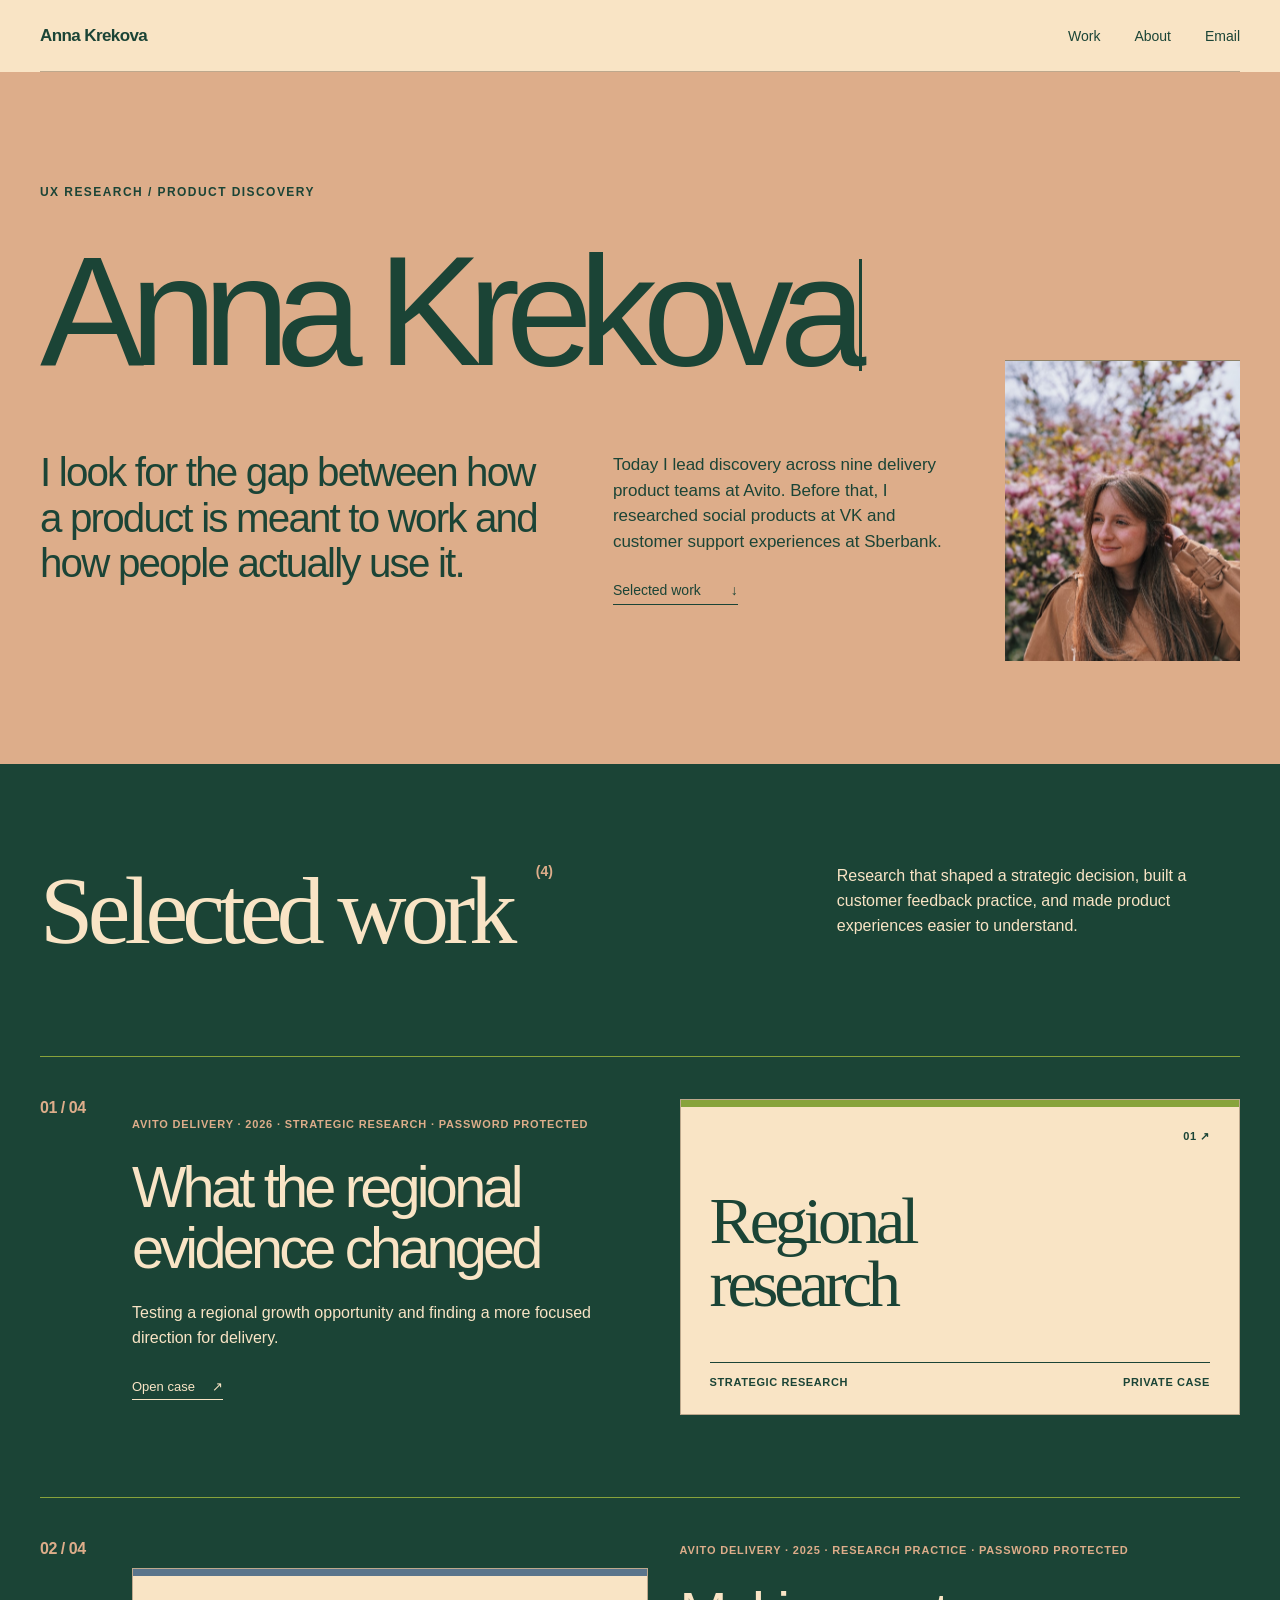
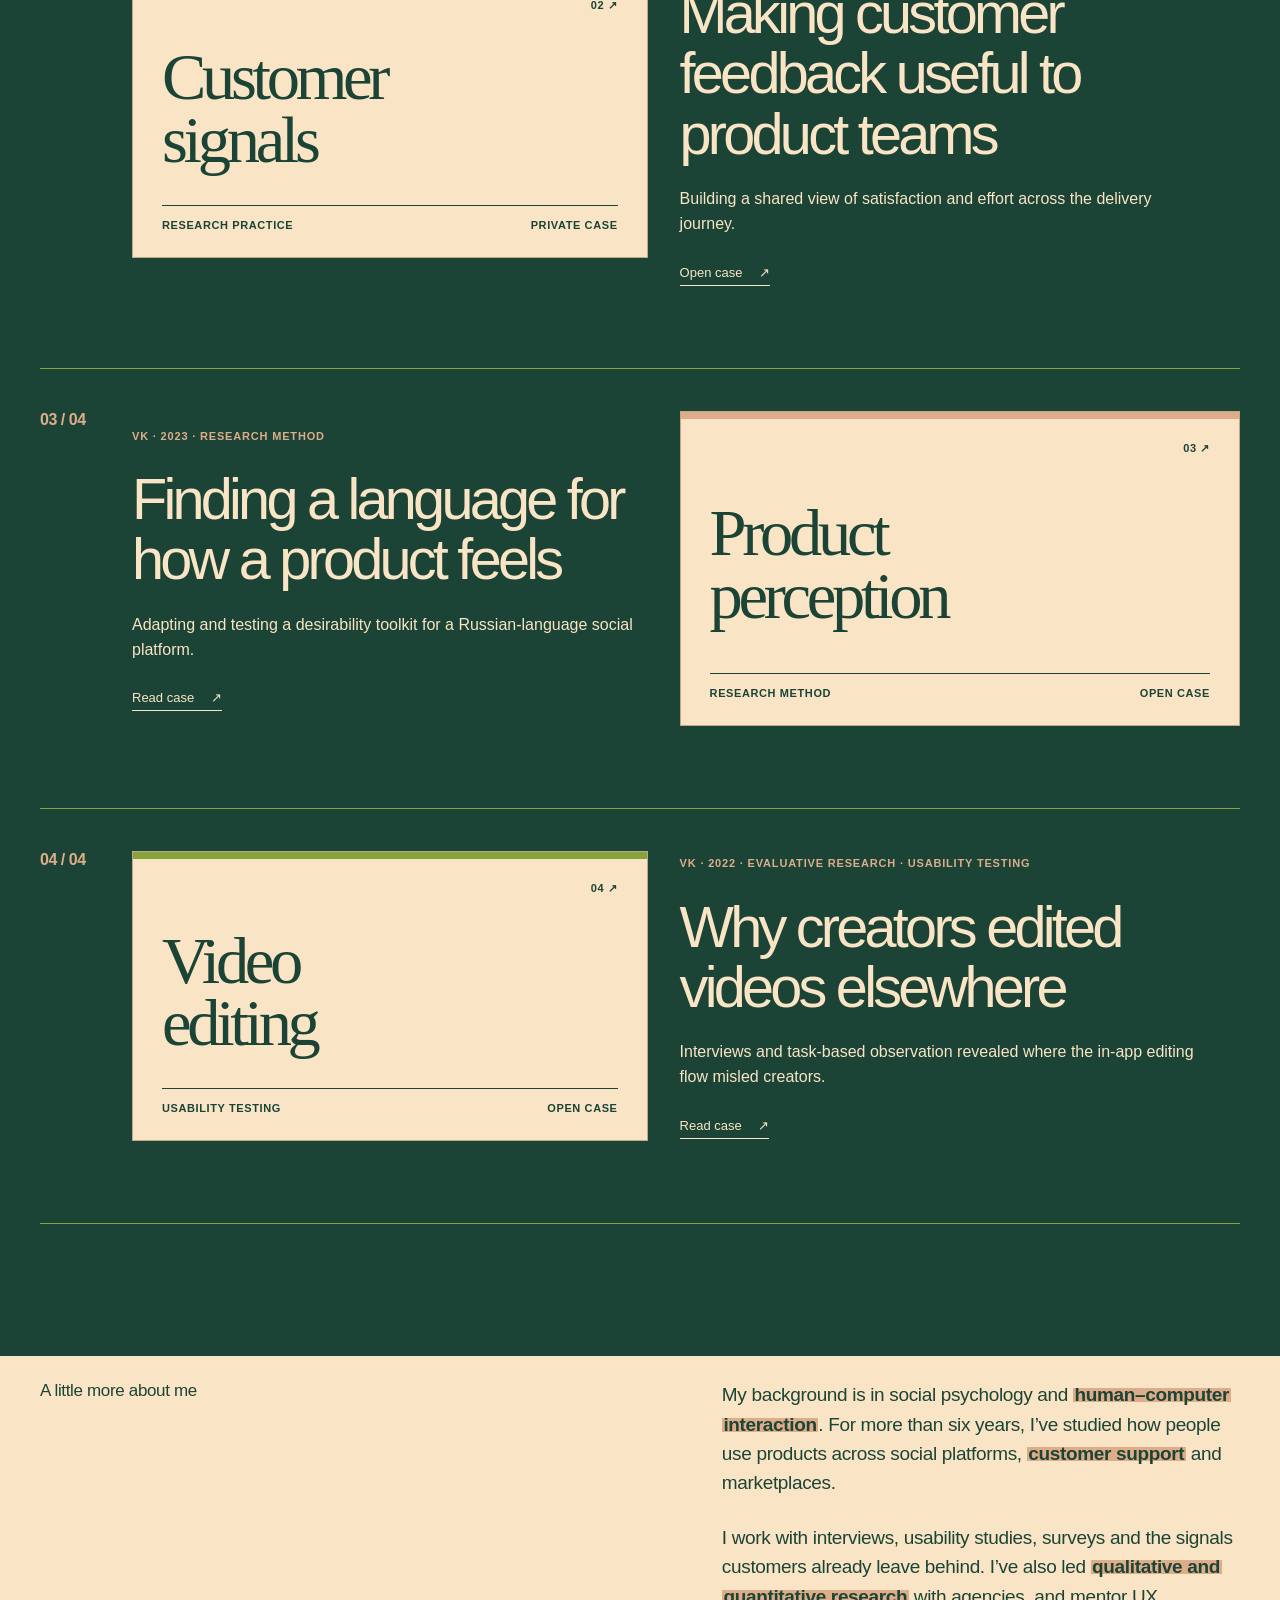
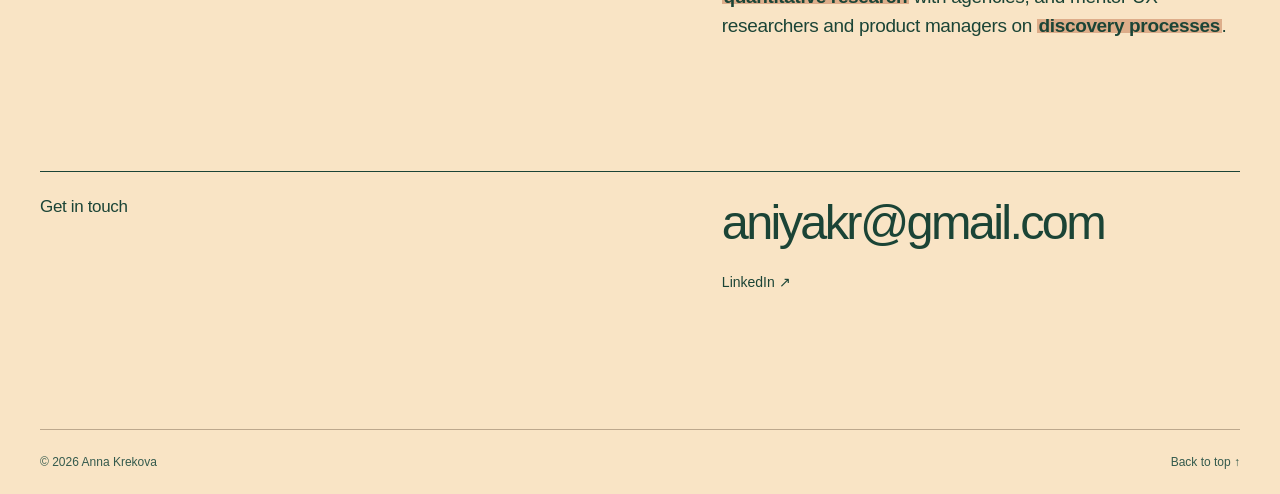
<file: index.html>
<!doctype html>
<html lang="en">
<head>
  <meta charset="utf-8">
  <meta name="viewport" content="width=device-width, initial-scale=1">
  <meta name="robots" content="noindex, nofollow">
  <meta name="theme-color" content="#F9E4C5">
  <meta name="description" content="Anna Krekova is a UX researcher working across product discovery, customer experience and research practice.">
  <title>Anna Krekova — UX research</title>
  <link rel="stylesheet" href="styles.css?v=clean-covers-2026">
</head>
<body class="home-page">
  <a class="skip-link" href="#main">Skip to content</a>
  <header class="site-header page-wrap">
    <a class="site-name" href="index.html">Anna Krekova</a>
    <nav aria-label="Main navigation">
      <a href="#work">Work</a>
      <a href="#about">About</a>
      <a href="mailto:aniyakr@gmail.com">Email</a>
    </nav>
  </header>

  <main id="main">
    <section class="intro page-wrap" aria-labelledby="intro-title">
      <p class="eyebrow">UX research / product discovery</p>
      <h1 id="intro-title">Anna Krekova<span class="period">.</span></h1>
      <div class="intro-grid">
        <p class="intro-role">I look for the gap between how a product is meant to work and how people actually use it.</p>
        <div class="intro-context">
          <p>Today I lead discovery across nine delivery product teams at Avito. Before that, I researched social products at VK and customer support experiences at Sberbank.</p>
          <a class="underlined-link" href="#work">Selected work <span aria-hidden="true">↓</span></a>
        </div>
        <figure class="intro-portrait">
          <div class="portrait-frame"><img src="assets/anna-blossoms-portrait.jpg" alt="Anna Krekova in front of spring blossoms" fetchpriority="high"></div>
        </figure>
      </div>
    </section>

    <section id="work" class="work-section page-wrap" aria-labelledby="work-title">
      <div class="section-heading">
        <h2 id="work-title">Selected work <sup>(4)</sup></h2>
        <p>Research that shaped a strategic decision, built a customer feedback practice, and made product experiences easier to understand.</p>
      </div>
      <div class="project-list">
        <article class="project project-private">
          <div class="project-index">01 <span>/ 04</span></div>
          <div class="project-main">
            <p class="project-context">Avito Delivery · 2026 · Strategic research · Password protected</p>
            <h3><a href="work/regions/">What the regional evidence changed</a></h3>
            <p>Testing a regional growth opportunity and finding a more focused direction for delivery.</p>
            <a class="project-action" href="work/regions/" aria-label="Open password protected regional research case">Open case <span aria-hidden="true">↗</span></a>
          </div>
          <a class="project-visual case-cover cover-region" href="work/regions/" aria-label="Open password protected regional research case"><span class="case-cover-top"><span>01 ↗</span></span><span class="case-cover-title">Regional<br>research</span><span class="case-cover-bottom"><span>Strategic research</span><span>Private case</span></span></a>
        </article>
        <article class="project project-private">
          <div class="project-index">02 <span>/ 04</span></div>
          <div class="project-main">
            <p class="project-context">Avito Delivery · 2025 · Research practice · Password protected</p>
            <h3><a href="work/feedback-signals/">Making customer feedback useful to product teams</a></h3>
            <p>Building a shared view of satisfaction and effort across the delivery journey.</p>
            <a class="project-action" href="work/feedback-signals/" aria-label="Open password protected customer feedback case">Open case <span aria-hidden="true">↗</span></a>
          </div>
          <a class="project-visual case-cover cover-feedback" href="work/feedback-signals/" aria-label="Open password protected customer feedback case"><span class="case-cover-top"><span>02 ↗</span></span><span class="case-cover-title">Customer<br>signals</span><span class="case-cover-bottom"><span>Research practice</span><span>Private case</span></span></a>
        </article>
        <article class="project">
          <div class="project-index">03 <span>/ 04</span></div>
          <div class="project-main">
            <p class="project-context">VK · 2023 · Research method</p>
            <h3><a href="work/desirability/">Finding a language for how a product feels</a></h3>
            <p>Adapting and testing a desirability toolkit for a Russian-language social platform.</p>
            <a class="project-action" href="work/desirability/" aria-label="Read the product perception case">Read case <span aria-hidden="true">↗</span></a>
          </div>
          <a class="project-visual case-cover cover-desirability" href="work/desirability/" aria-label="Read the product perception case"><span class="case-cover-top"><span>03 ↗</span></span><span class="case-cover-title">Product<br>perception</span><span class="case-cover-bottom"><span>Research method</span><span>Open case</span></span></a>
        </article>
        <article class="project">
          <div class="project-index">04 <span>/ 04</span></div>
          <div class="project-main">
            <p class="project-context">VK · 2022 · Evaluative research · Usability testing</p>
            <h3><a href="work/video-editor/">Why creators edited videos elsewhere</a></h3>
            <p>Interviews and task-based observation revealed where the in-app editing flow misled creators.</p>
            <a class="project-action" href="work/video-editor/" aria-label="Read the video editor case">Read case <span aria-hidden="true">↗</span></a>
          </div>
          <a class="project-visual case-cover cover-editor" href="work/video-editor/" aria-label="Read the video editor case"><span class="case-cover-top"><span>04 ↗</span></span><span class="case-cover-title">Video<br>editing</span><span class="case-cover-bottom"><span>Usability testing</span><span>Open case</span></span></a>
        </article>
      </div>
    </section>

    <section id="about" class="about-section page-wrap" aria-labelledby="about-title">
      <h2 id="about-title">A little more about me</h2>
      <div class="about-copy">
        <p>My background is in social psychology and <mark class="about-accent">human–computer interaction</mark>. For more than six years, I’ve studied how people use products across social platforms, <mark class="about-accent">customer support</mark> and marketplaces.</p>
        <p>I work with interviews, usability studies, surveys and the signals customers already leave behind. I’ve also led <mark class="about-accent">qualitative and quantitative research</mark> with agencies, and mentor UX researchers and product managers on <mark class="about-accent">discovery processes</mark>.</p>
      </div>
    </section>

    <section id="contact" class="contact-section page-wrap" aria-labelledby="contact-title">
      <h2 id="contact-title">Get in touch</h2>
      <a class="contact-email" href="mailto:aniyakr@gmail.com">aniyakr@gmail.com</a>
      <a class="contact-link" href="https://www.linkedin.com/in/anna-krekova-246072192/" target="_blank" rel="noopener noreferrer">LinkedIn ↗</a>
    </section>
  </main>

  <footer class="site-footer page-wrap"><span>© 2026 Anna Krekova</span><a href="#main">Back to top ↑</a></footer>
  <script>
    (() => {
      if (!('IntersectionObserver' in window) || window.matchMedia('(prefers-reduced-motion: reduce)').matches) return;

      const title = document.querySelector('#intro-title');
      const nameNode = title.firstChild;
      const name = nameNode.textContent;
      title.setAttribute('aria-label', `${name}.`);
      nameNode.textContent = '';
      title.classList.add('is-typing');
      let character = 0;
      const typeName = () => {
        nameNode.textContent = name.slice(0, ++character);
        if (character < name.length) setTimeout(typeName, 90);
        else setTimeout(() => title.classList.remove('is-typing'), 420);
      };
      setTimeout(typeName, 620);

      const hero = document.querySelectorAll('.intro .eyebrow, .intro-role, .intro-context, .portrait-frame');
      const later = document.querySelectorAll('.section-heading, .project, .about-section h2, .about-copy, .contact-section h2, .contact-email, .contact-link');
      const items = [...hero, ...later];
      items.forEach((item) => item.classList.add('reveal-item'));
      const heroDelays = [260, 1250, 1500, 1750];
      hero.forEach((item, index) => item.style.setProperty('--reveal-delay', `${heroDelays[index]}ms`));
      document.body.classList.add('has-reveal');

      const observer = new IntersectionObserver((entries) => {
        entries.forEach((entry) => {
          if (!entry.isIntersecting) return;
          entry.target.classList.add('is-visible');
          observer.unobserve(entry.target);
        });
      }, { threshold: 0.12, rootMargin: '0px 0px -40px 0px' });
      items.forEach((item) => observer.observe(item));

      const photo = document.querySelector('.portrait-frame');
      const portrait = document.querySelector('.intro-portrait');
      let framePending = false;
      const updateParallax = () => {
        framePending = false;
        const bounds = photo.getBoundingClientRect();
        const desktop = window.innerWidth > 720;
        const previousShift = desktop ? parseFloat(portrait.style.getPropertyValue('--portrait-shift')) || 0 : 0;
        const distance = window.innerHeight / 2 + bounds.height / 2;
        const progress = (window.innerHeight / 2 - (bounds.top - previousShift) - bounds.height / 2) / distance;
        const shift = Math.max(-24, Math.min(24, progress * 24));
        const portraitShift = desktop ? Math.max(-70, Math.min(70, progress * 95)) : 0;
        photo.style.setProperty('--photo-shift', `${shift.toFixed(1)}px`);
        portrait.style.setProperty('--portrait-shift', `${portraitShift.toFixed(1)}px`);
      };
      const requestParallax = () => {
        if (framePending) return;
        framePending = true;
        requestAnimationFrame(updateParallax);
      };
      window.addEventListener('scroll', requestParallax, { passive: true });
      window.addEventListener('resize', requestParallax);
      requestParallax();
    })();
  </script>
</body>
</html>
</file>
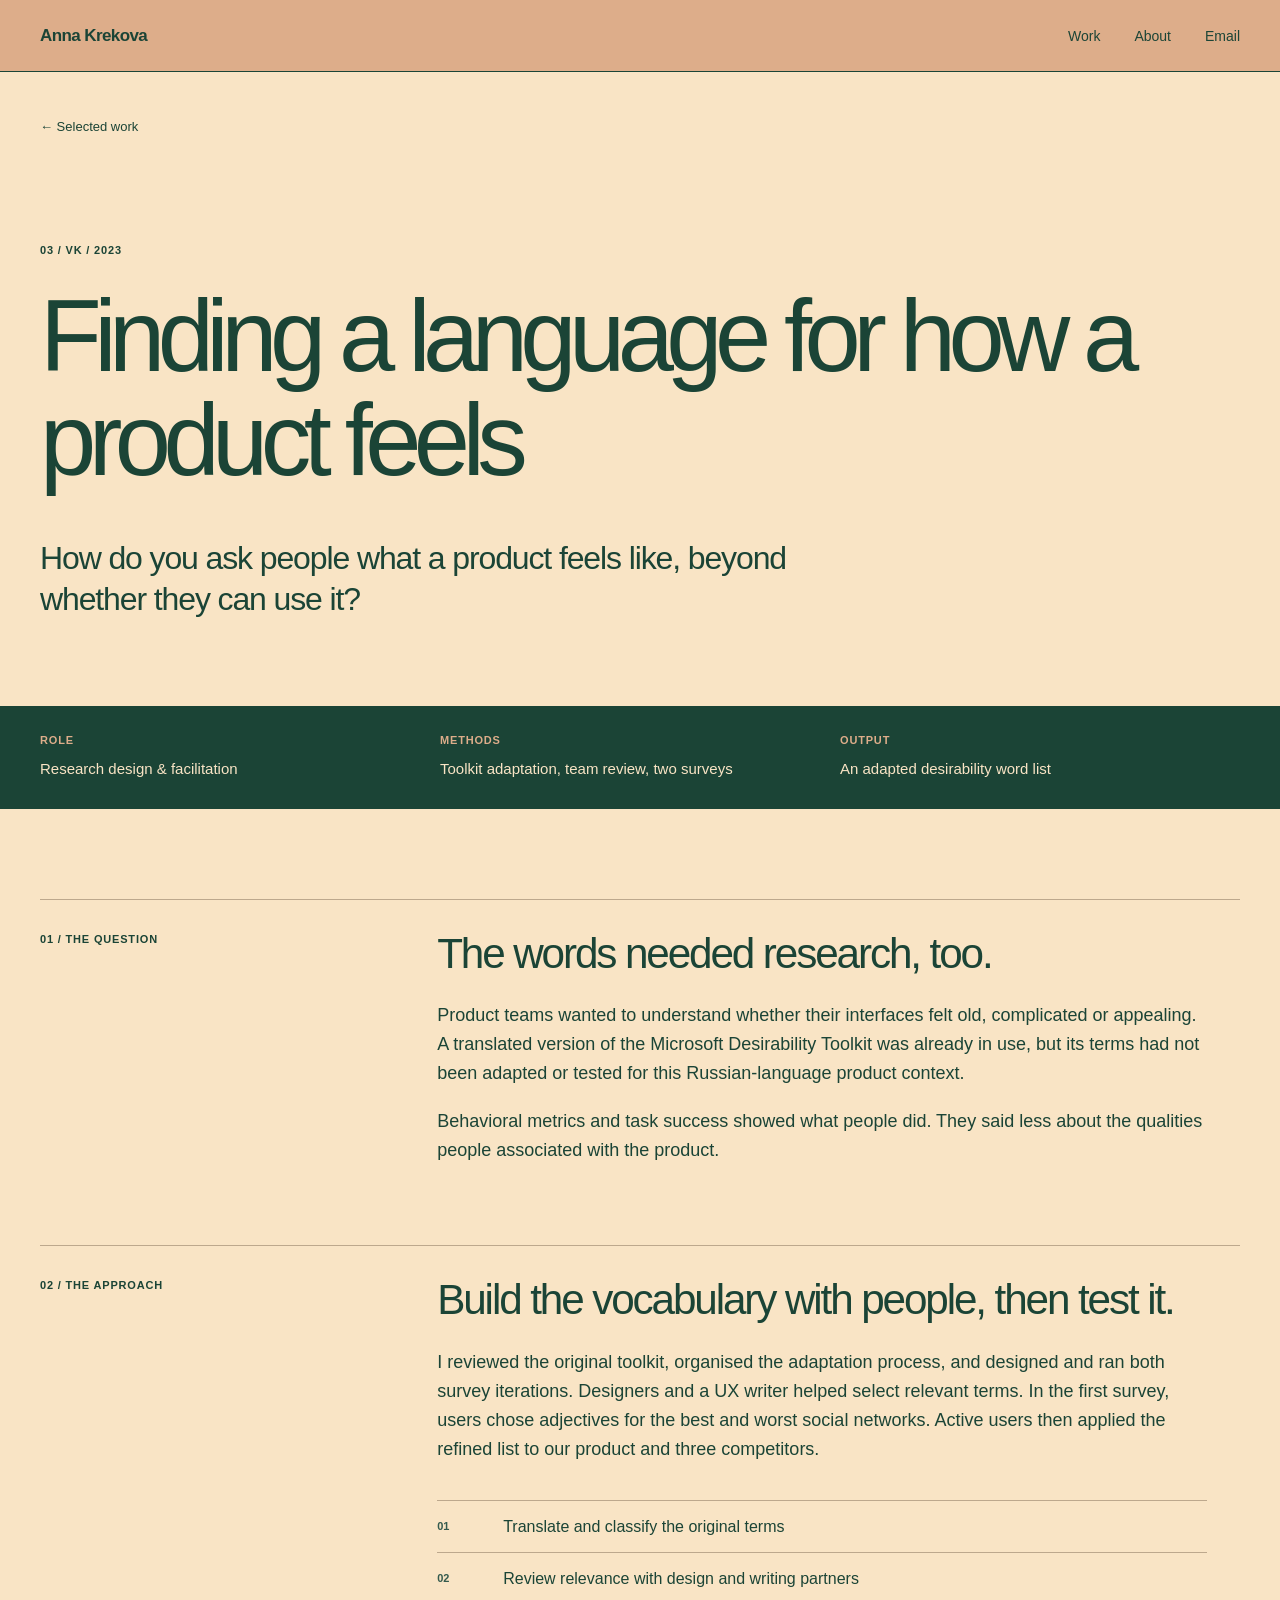
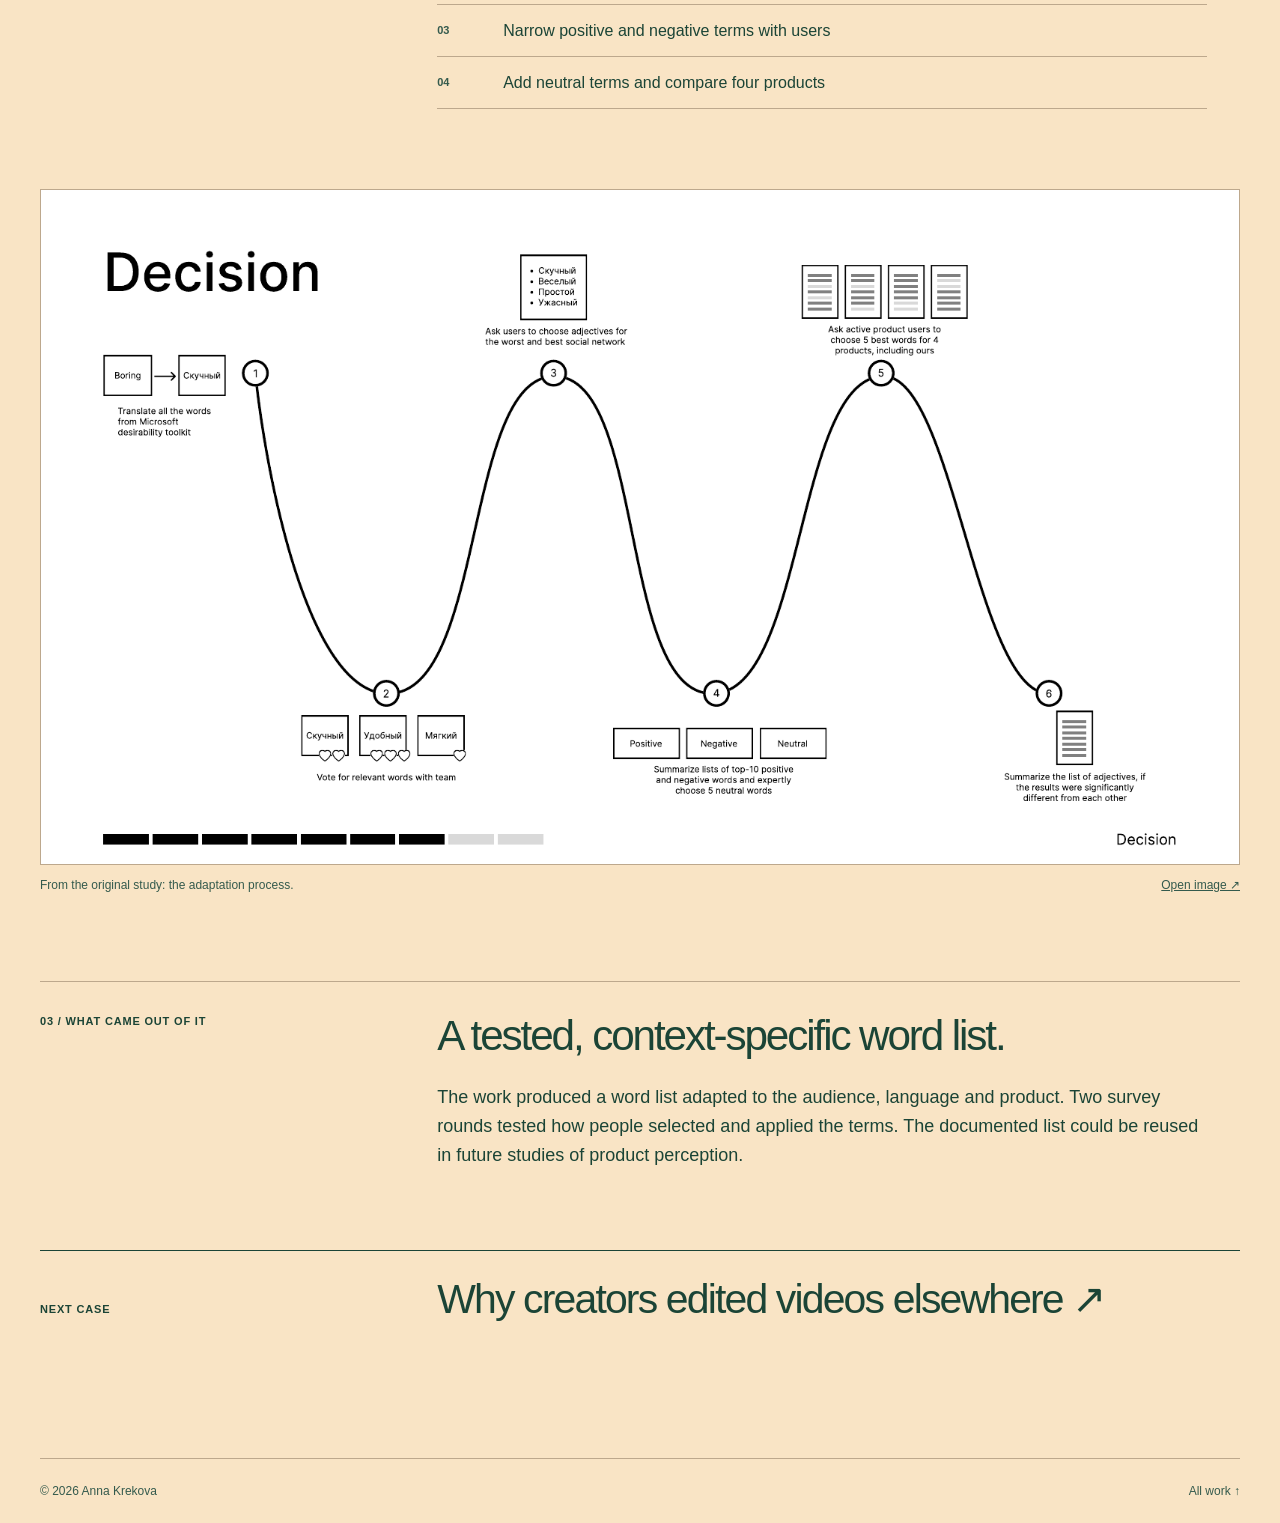
<file: work/desirability/index.html>
<!doctype html>
<html lang="en">
<head>
  <meta charset="utf-8">
  <meta name="viewport" content="width=device-width, initial-scale=1">
  <meta name="robots" content="noindex, nofollow">
  <meta name="theme-color" content="#F9E4C5">
  <meta name="description" content="A UX research case by Anna Krekova: adapting a desirability method for a Russian-language social platform.">
  <title>Product perception — Anna Krekova</title>
  <link rel="stylesheet" href="../../styles.css?v=palette-2026b">
</head>
<body>
  <a class="skip-link" href="#main">Skip to content</a>
  <header class="site-header page-wrap">
    <a class="site-name" href="../../index.html">Anna Krekova</a>
    <nav aria-label="Main navigation"><a href="../../index.html#work">Work</a><a href="../../index.html#about">About</a><a href="mailto:aniyakr@gmail.com">Email</a></nav>
  </header>
  <main id="main">
    <article>
      <header class="case-header page-wrap">
        <a class="back-link" href="../../index.html#work">← Selected work</a>
        <p class="eyebrow">03 / VK / 2023</p>
        <h1>Finding a language for how a product feels</h1>
        <p class="case-lede">How do you ask people what a product feels like, beyond whether they can use it?</p>
      </header>
      <dl class="case-facts page-wrap">
        <div><dt>Role</dt><dd>Research design & facilitation</dd></div>
        <div><dt>Methods</dt><dd>Toolkit adaptation, team review, two surveys</dd></div>
        <div><dt>Output</dt><dd>An adapted desirability word list</dd></div>
      </dl>
      <div class="case-body page-wrap">
        <section class="case-section" aria-labelledby="question-title">
          <p class="case-section-label">01 / The question</p>
          <div><h2 id="question-title">The words needed research, too.</h2><p>Product teams wanted to understand whether their interfaces felt old, complicated or appealing. A translated version of the Microsoft Desirability Toolkit was already in use, but its terms had not been adapted or tested for this Russian-language product context.</p><p>Behavioral metrics and task success showed what people did. They said less about the qualities people associated with the product.</p></div>
        </section>
        <section class="case-section" aria-labelledby="approach-title">
          <p class="case-section-label">02 / The approach</p>
          <div><h2 id="approach-title">Build the vocabulary with people, then test it.</h2><p>I reviewed the original toolkit, organised the adaptation process, and designed and ran both survey iterations. Designers and a UX writer helped select relevant terms. In the first survey, users chose adjectives for the best and worst social networks. Active users then applied the refined list to our product and three competitors.</p><ol class="process-list"><li>Translate and classify the original terms</li><li>Review relevance with design and writing partners</li><li>Narrow positive and negative terms with users</li><li>Add neutral terms and compare four products</li></ol></div>
        </section>
        <figure class="case-figure"><img src="../../assets/desirability-process.png" alt="Original research slide showing the six-step adaptation process" loading="lazy"><figcaption><span>From the original study: the adaptation process.</span><a href="../../assets/desirability-process.png" target="_blank" rel="noopener noreferrer">Open image ↗</a></figcaption></figure>
        <section class="case-section" aria-labelledby="outcome-title">
          <p class="case-section-label">03 / What came out of it</p>
          <div><h2 id="outcome-title">A tested, context-specific word list.</h2><p>The work produced a word list adapted to the audience, language and product. Two survey rounds tested how people selected and applied the terms. The documented list could be reused in future studies of product perception.</p></div>
        </section>
        <nav class="case-end" aria-label="Next project"><span>Next case</span><a href="../video-editor/">Why creators edited videos elsewhere ↗</a></nav>
      </div>
    </article>
  </main>
  <footer class="site-footer page-wrap"><span>© 2026 Anna Krekova</span><a href="../../index.html#work">All work ↑</a></footer>
</body>
</html>
</file>
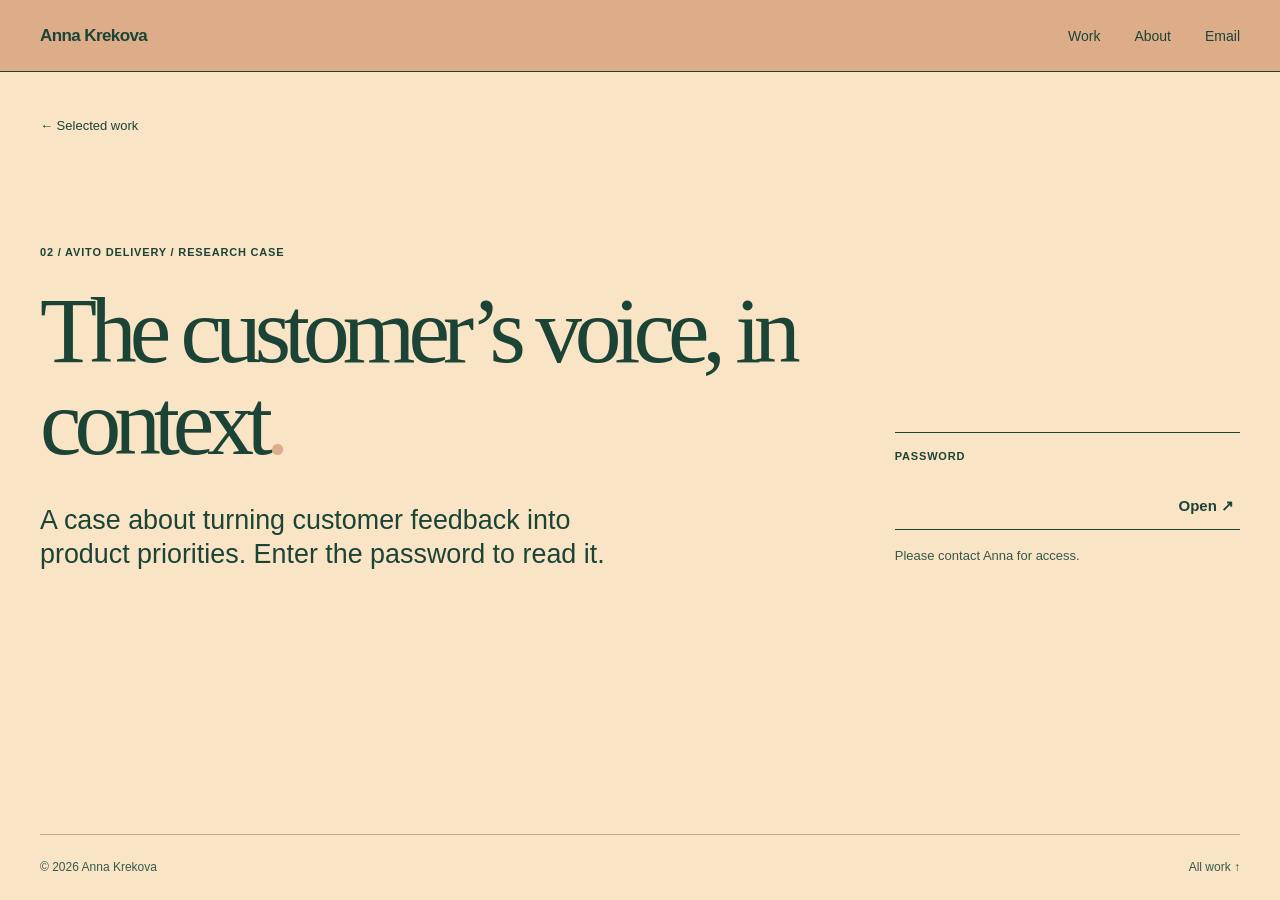
<file: work/feedback-signals/index.html>
<!doctype html>
<html lang="en">
<head>
  <meta charset="utf-8">
  <meta name="viewport" content="width=device-width, initial-scale=1">
  <meta name="robots" content="noindex, nofollow, noarchive">
  <meta name="theme-color" content="#DDAD8A">
  <meta name="description" content="A password protected research case by Anna Krekova.">
  <title>Private case — Anna Krekova</title>
  <link rel="stylesheet" href="../../styles.css?v=palette-2026b">
  <script src="unlock.js" defer></script>
</head>
<body class="regions-page">
  <a class="skip-link" href="#main">Skip to content</a>
  <header class="site-header page-wrap">
    <a class="site-name" href="../../index.html">Anna Krekova</a>
    <nav aria-label="Main navigation"><a href="../../index.html#work">Work</a><a href="../../index.html#about">About</a><a href="mailto:aniyakr@gmail.com">Email</a></nav>
  </header>
  <main id="main">
    <div id="case-content" hidden></div>
    <section id="unlock-screen" class="unlock-screen page-wrap" aria-labelledby="unlock-title">
      <a class="back-link" href="../../index.html#work">← Selected work</a>
      <div class="unlock-layout">
        <div>
          <p class="eyebrow">02 / Avito Delivery / Research case</p>
          <h1 id="unlock-title">The customer’s voice, in context<span>.</span></h1>
          <p class="unlock-intro">A case about turning customer feedback into product priorities. Enter the password to read it.</p>
        </div>
        <form id="unlock-form" class="unlock-form">
          <label for="case-password">Password</label>
          <div class="unlock-input-row"><input id="case-password" name="password" type="password" autocomplete="off" required><button type="submit" aria-label="Unlock case">Open ↗</button></div>
          <p id="unlock-status" role="status" aria-live="polite">Please contact Anna for access.</p>
        </form>
      </div>
    </section>
  </main>
  <footer class="site-footer page-wrap"><span>© 2026 Anna Krekova</span><a href="../../index.html#work">All work ↑</a></footer>
</body>
</html>
</file>
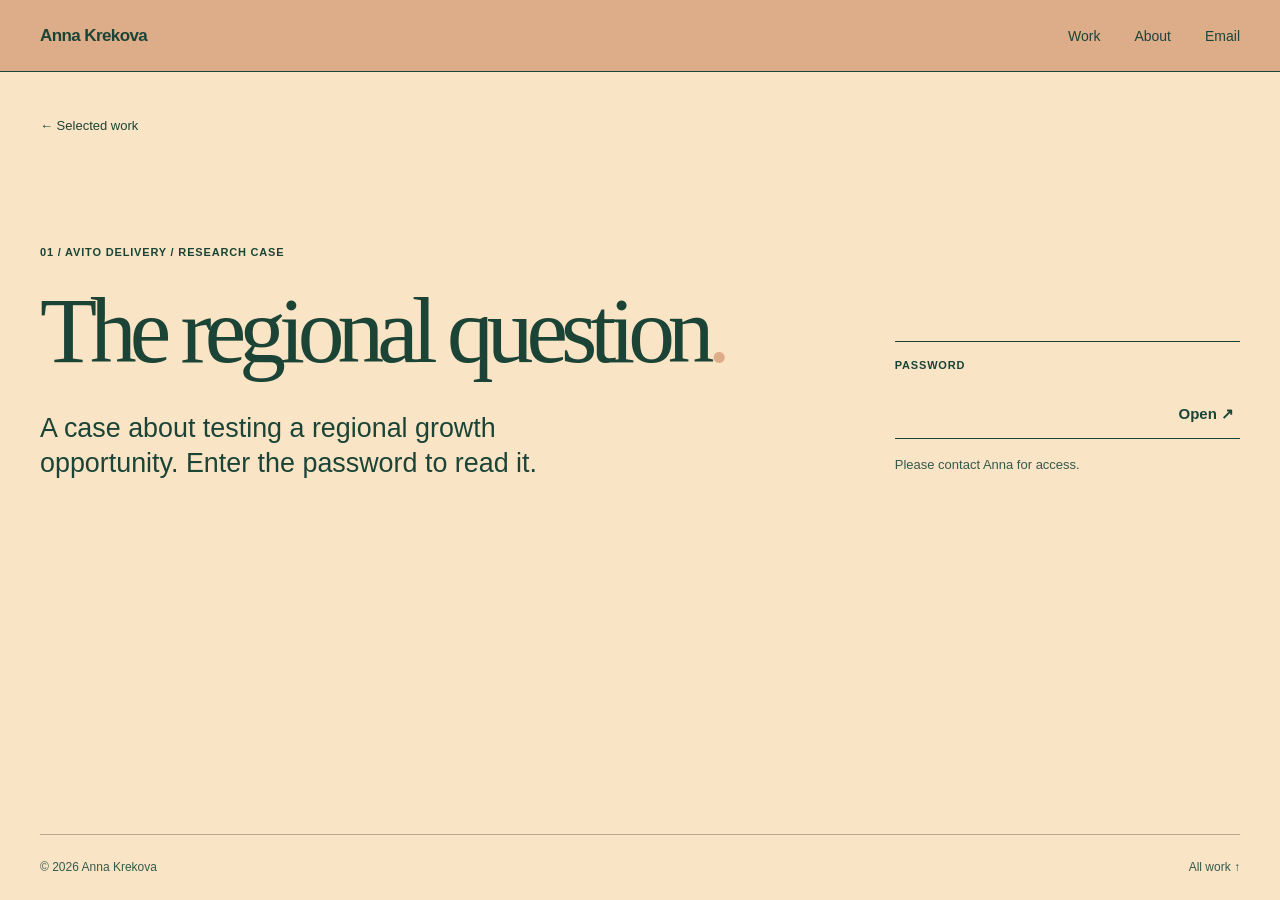
<file: work/regions/index.html>
<!doctype html>
<html lang="en">
<head>
  <meta charset="utf-8">
  <meta name="viewport" content="width=device-width, initial-scale=1">
  <meta name="robots" content="noindex, nofollow, noarchive">
  <meta name="theme-color" content="#DDAD8A">
  <meta name="description" content="A password protected research case by Anna Krekova.">
  <title>Private case — Anna Krekova</title>
  <link rel="stylesheet" href="../../styles.css?v=palette-2026b">
  <script src="unlock.js" defer></script>
</head>
<body class="regions-page">
  <a class="skip-link" href="#main">Skip to content</a>
  <header class="site-header page-wrap">
    <a class="site-name" href="../../index.html">Anna Krekova</a>
    <nav aria-label="Main navigation"><a href="../../index.html#work">Work</a><a href="../../index.html#about">About</a><a href="mailto:aniyakr@gmail.com">Email</a></nav>
  </header>
  <main id="main">
    <div id="case-content" hidden></div>
    <section id="unlock-screen" class="unlock-screen page-wrap" aria-labelledby="unlock-title">
      <a class="back-link" href="../../index.html#work">← Selected work</a>
      <div class="unlock-layout">
        <div>
          <p class="eyebrow">01 / Avito Delivery / Research case</p>
          <h1 id="unlock-title">The regional question<span>.</span></h1>
          <p class="unlock-intro">A case about testing a regional growth opportunity. Enter the password to read it.</p>
        </div>
        <form id="unlock-form" class="unlock-form">
          <label for="case-password">Password</label>
          <div class="unlock-input-row"><input id="case-password" name="password" type="password" autocomplete="off" required><button type="submit" aria-label="Unlock case">Open ↗</button></div>
          <p id="unlock-status" role="status" aria-live="polite">Please contact Anna for access.</p>
        </form>
      </div>
    </section>
  </main>
  <footer class="site-footer page-wrap"><span>© 2026 Anna Krekova</span><a href="../../index.html#work">All work ↑</a></footer>
</body>
</html>
</file>
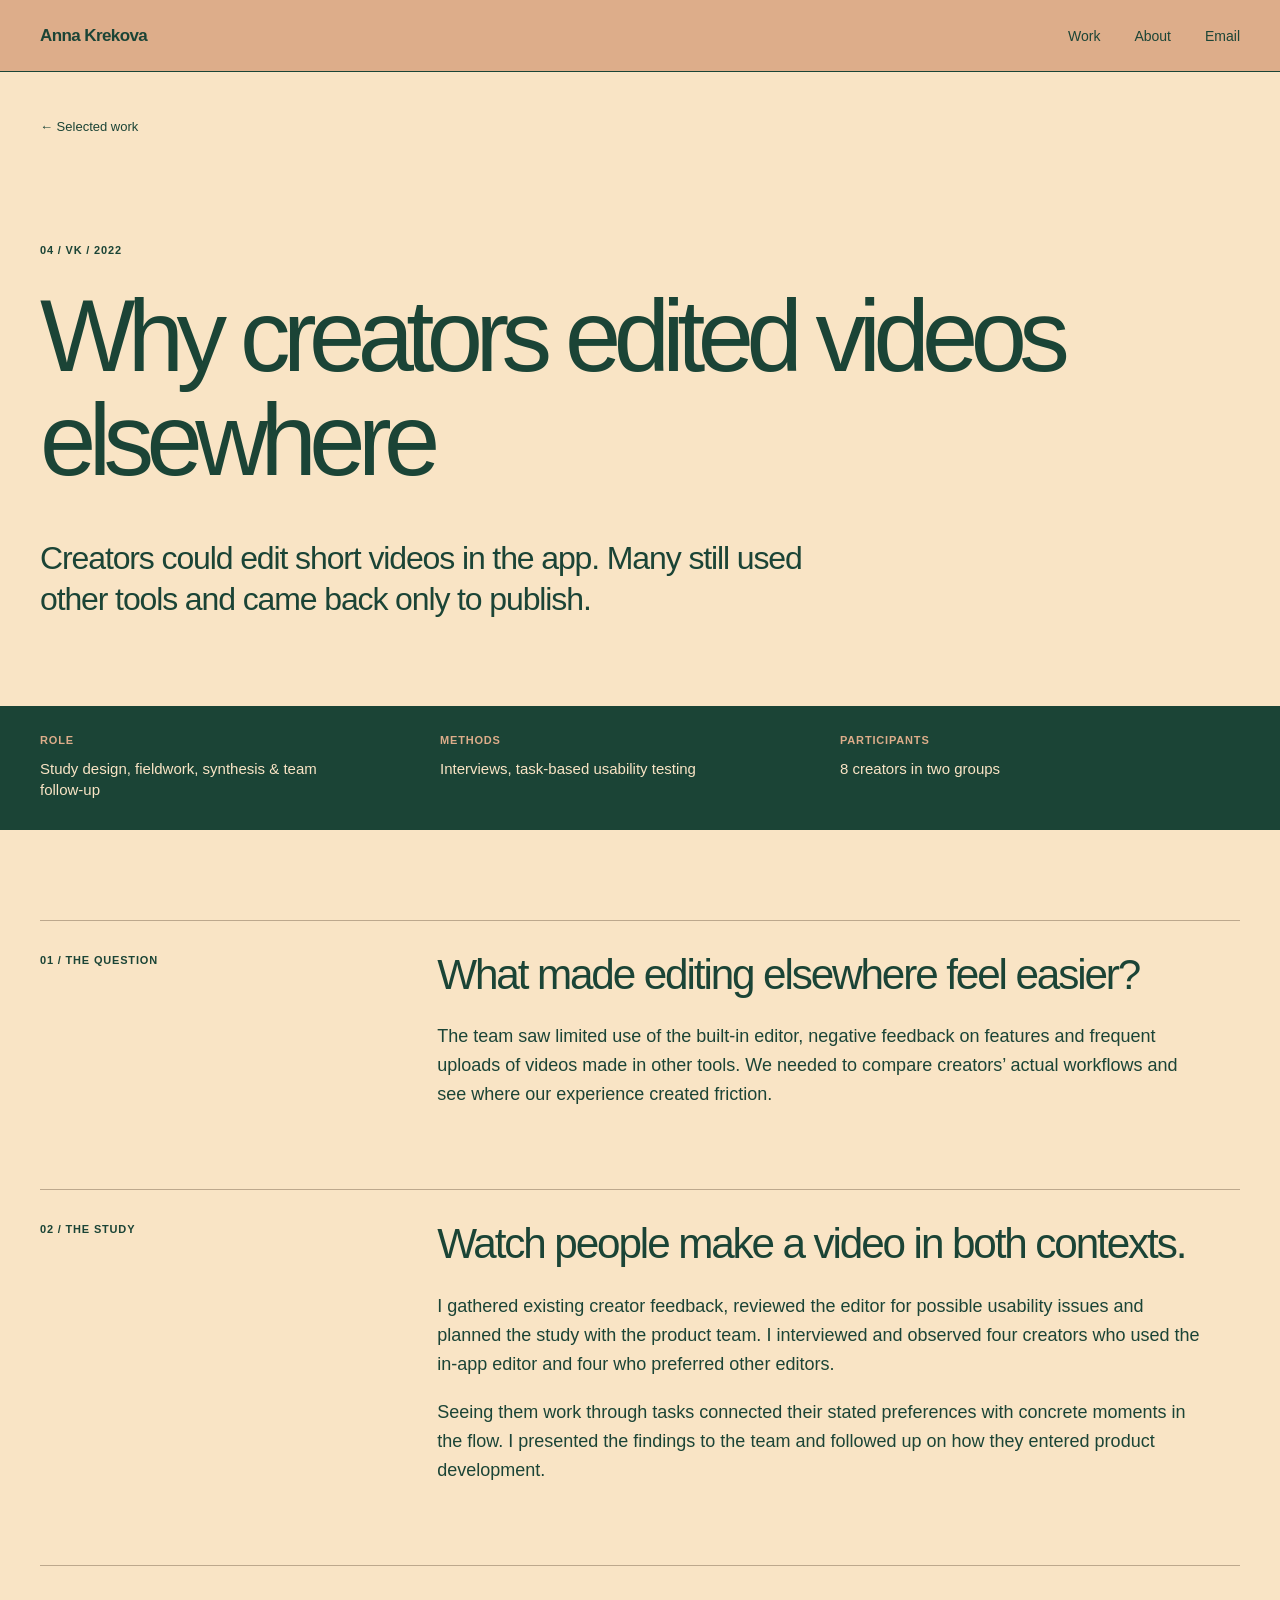
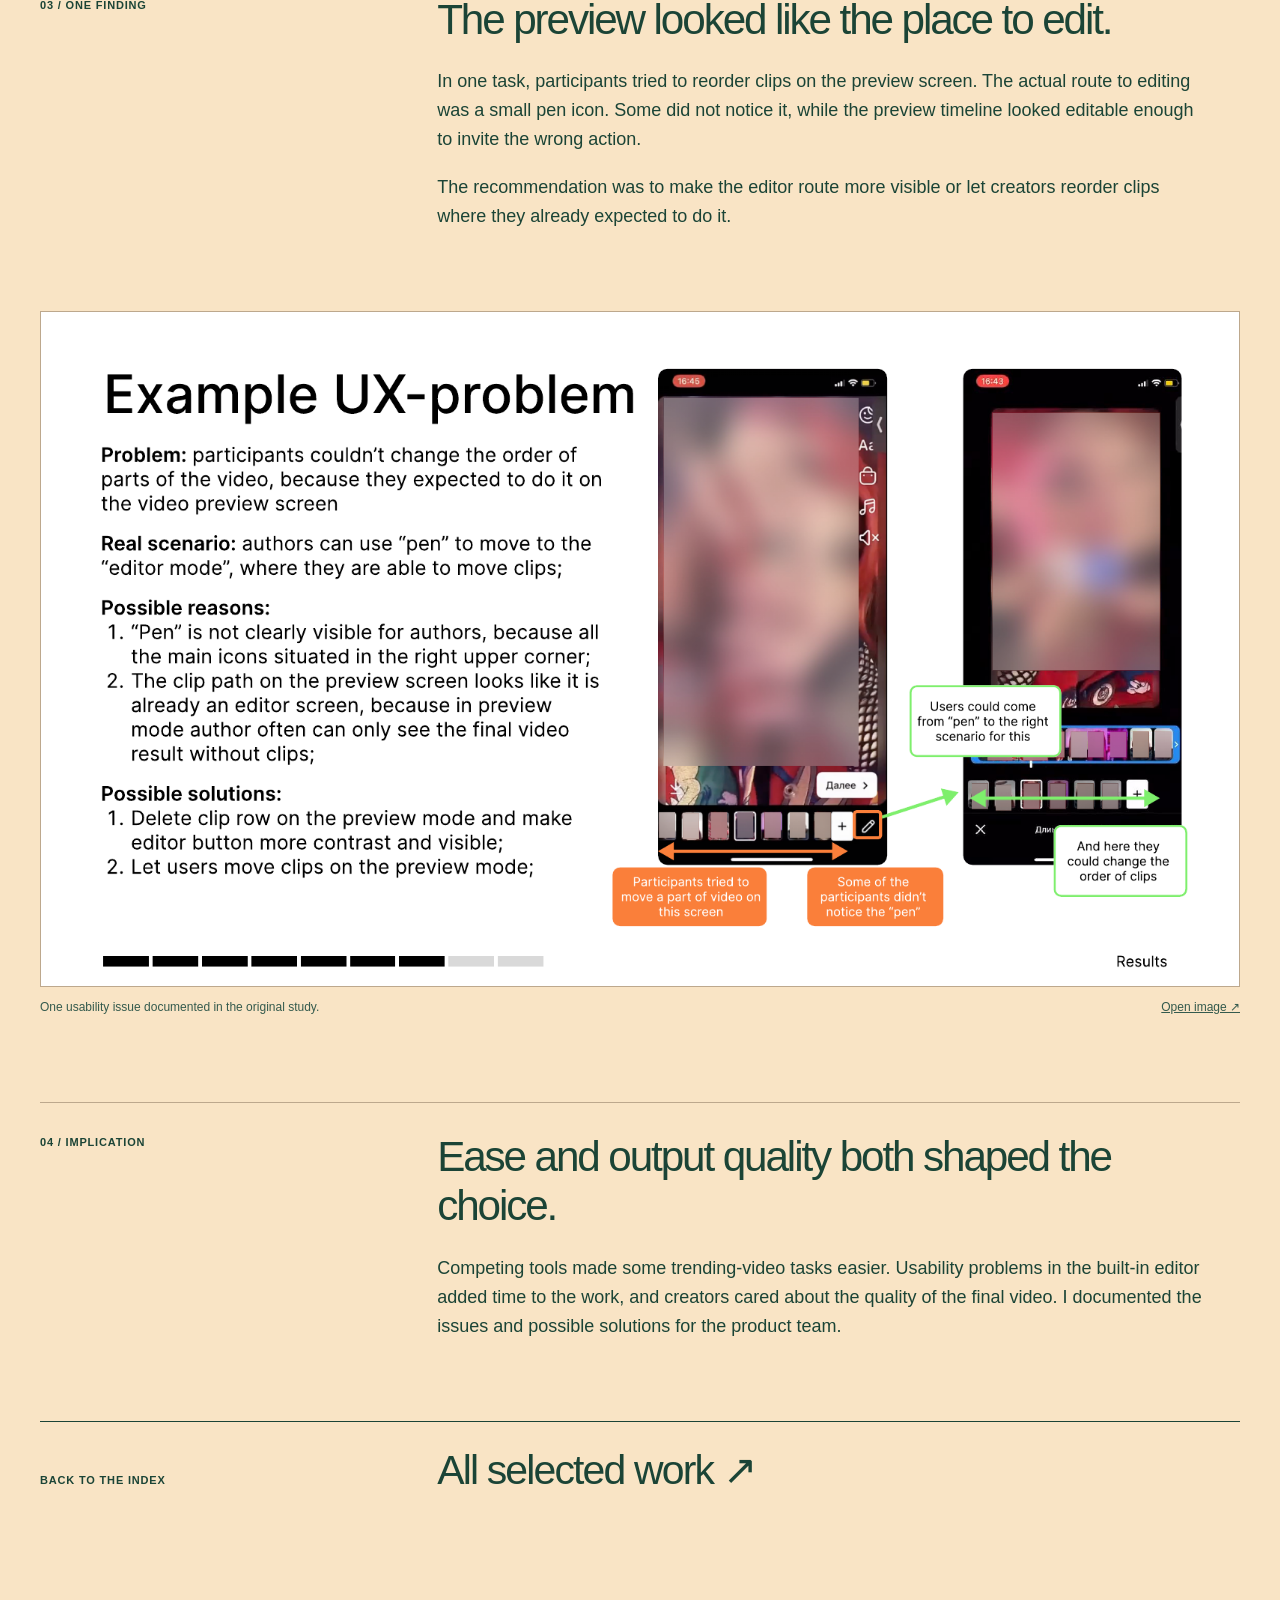
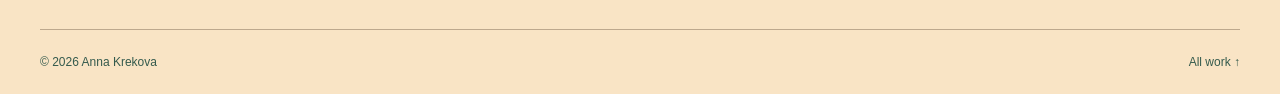
<file: work/video-editor/index.html>
<!doctype html>
<html lang="en">
<head>
  <meta charset="utf-8">
  <meta name="viewport" content="width=device-width, initial-scale=1">
  <meta name="robots" content="noindex, nofollow">
  <meta name="theme-color" content="#F9E4C5">
  <meta name="description" content="A UX research case by Anna Krekova: understanding why creators preferred other tools to an in-app video editor.">
  <title>Short-video editor — Anna Krekova</title>
  <link rel="stylesheet" href="../../styles.css?v=palette-2026b">
</head>
<body>
  <a class="skip-link" href="#main">Skip to content</a>
  <header class="site-header page-wrap">
    <a class="site-name" href="../../index.html">Anna Krekova</a>
    <nav aria-label="Main navigation"><a href="../../index.html#work">Work</a><a href="../../index.html#about">About</a><a href="mailto:aniyakr@gmail.com">Email</a></nav>
  </header>
  <main id="main">
    <article>
      <header class="case-header page-wrap">
        <a class="back-link" href="../../index.html#work">← Selected work</a>
        <p class="eyebrow">04 / VK / 2022</p>
        <h1>Why creators edited videos elsewhere</h1>
        <p class="case-lede">Creators could edit short videos in the app. Many still used other tools and came back only to publish.</p>
      </header>
      <dl class="case-facts page-wrap">
        <div><dt>Role</dt><dd>Study design, fieldwork, synthesis & team follow-up</dd></div>
        <div><dt>Methods</dt><dd>Interviews, task-based usability testing</dd></div>
        <div><dt>Participants</dt><dd>8 creators in two groups</dd></div>
      </dl>
      <div class="case-body page-wrap">
        <section class="case-section" aria-labelledby="question-title">
          <p class="case-section-label">01 / The question</p>
          <div><h2 id="question-title">What made editing elsewhere feel easier?</h2><p>The team saw limited use of the built-in editor, negative feedback on features and frequent uploads of videos made in other tools. We needed to compare creators’ actual workflows and see where our experience created friction.</p></div>
        </section>
        <section class="case-section" aria-labelledby="approach-title">
          <p class="case-section-label">02 / The study</p>
          <div><h2 id="approach-title">Watch people make a video in both contexts.</h2><p>I gathered existing creator feedback, reviewed the editor for possible usability issues and planned the study with the product team. I interviewed and observed four creators who used the in-app editor and four who preferred other editors.</p><p>Seeing them work through tasks connected their stated preferences with concrete moments in the flow. I presented the findings to the team and followed up on how they entered product development.</p></div>
        </section>
        <section class="case-section" aria-labelledby="finding-title">
          <p class="case-section-label">03 / One finding</p>
          <div><h2 id="finding-title">The preview looked like the place to edit.</h2><p>In one task, participants tried to reorder clips on the preview screen. The actual route to editing was a small pen icon. Some did not notice it, while the preview timeline looked editable enough to invite the wrong action.</p><p>The recommendation was to make the editor route more visible or let creators reorder clips where they already expected to do it.</p></div>
        </section>
        <figure class="case-figure"><img src="../../assets/editor-finding.png" alt="Original research slide documenting where creators tried to reorder clips and where the edit mode was available" loading="lazy"><figcaption><span>One usability issue documented in the original study.</span><a href="../../assets/editor-finding.png" target="_blank" rel="noopener noreferrer">Open image ↗</a></figcaption></figure>
        <section class="case-section" aria-labelledby="implication-title">
          <p class="case-section-label">04 / Implication</p>
          <div><h2 id="implication-title">Ease and output quality both shaped the choice.</h2><p>Competing tools made some trending-video tasks easier. Usability problems in the built-in editor added time to the work, and creators cared about the quality of the final video. I documented the issues and possible solutions for the product team.</p></div>
        </section>
        <nav class="case-end" aria-label="Portfolio navigation"><span>Back to the index</span><a href="../../index.html#work">All selected work ↗</a></nav>
      </div>
    </article>
  </main>
  <footer class="site-footer page-wrap"><span>© 2026 Anna Krekova</span><a href="../../index.html#work">All work ↑</a></footer>
</body>
</html>
</file>
<file: styles.css>
:root{--paper:#F9E4C5;--ink:#1B4436;--muted:#345a4d;--line:#bda88d;--soft:#f1d3a9;--font:Arial,Helvetica,-apple-system,BlinkMacSystemFont,sans-serif}
*{box-sizing:border-box}
html{scroll-behavior:smooth}
body{margin:0;background:var(--paper);color:var(--ink);font-family:var(--font);-webkit-font-smoothing:antialiased}
a{color:inherit}
img{display:block;max-width:100%}
.page-wrap{width:min(100% - 80px,1240px);margin-inline:auto}
.skip-link{position:absolute;left:20px;top:-60px;z-index:10;background:var(--ink);color:#F9E4C5;padding:12px 16px}.skip-link:focus{top:12px}
.site-header{min-height:72px;display:flex;align-items:center;justify-content:space-between;gap:32px;border-bottom:1px solid var(--line)}
.site-name{font-size:17px;font-weight:700;letter-spacing:-.035em;text-decoration:none;white-space:nowrap}
.site-header nav{display:flex;gap:34px}.site-header nav a{font-size:14px;text-decoration:none}.site-header nav a:hover,.site-name:hover,.underlined-link:hover,.back-link:hover,.project-action:hover,.contact-link:hover,.site-footer a:hover{text-decoration:underline;text-underline-offset:4px}
.eyebrow,.project-context,.case-section-label,.case-facts dt,.case-end span{font-size:11px;font-weight:700;line-height:1.4;letter-spacing:.075em;text-transform:uppercase}
.intro{padding-top:118px;padding-bottom:126px}.intro .eyebrow{margin:0 0 28px}.intro h1{font-size:clamp(68px,11vw,158px);line-height:.95;letter-spacing:-.085em;font-weight:500;margin:0 0 72px;white-space:nowrap}.period{color:#5B758C}
.intro-grid{display:grid;grid-template-columns:minmax(0,1.2fr) minmax(270px,.68fr);gap:clamp(35px,7vw,125px);align-items:start}.intro-role{font-size:clamp(27px,3.1vw,42px);line-height:1.18;letter-spacing:-.045em;max-width:690px;margin:0}.intro-context p{font-size:17px;line-height:1.55;margin:2px 0 27px;max-width:405px}.underlined-link{display:inline-flex;gap:30px;align-items:center;text-decoration:none;border-bottom:1px solid var(--ink);padding-bottom:6px;font-size:14px}
.work-section{border-top:1px solid var(--ink);padding-top:24px;padding-bottom:136px}.section-heading{display:grid;grid-template-columns:1fr minmax(280px,.54fr);gap:50px;align-items:start;margin-bottom:78px}.section-heading h2,.about-section h2,.contact-section h2{font-size:17px;line-height:1.3;font-weight:500;letter-spacing:-.02em;margin:0}.section-heading p{font-size:15px;line-height:1.55;color:var(--muted);margin:0;max-width:400px}
.project{display:grid;grid-template-columns:95px minmax(0,1fr) 165px;gap:25px;align-items:start;border-top:1px solid var(--line);padding:29px 0 60px}.project:last-child{border-bottom:1px solid var(--line)}.project-index{font-size:16px;font-weight:600;letter-spacing:-.03em}.project-index span{color:#5B758C}.project-context{color:var(--muted);margin:3px 0 25px}.project h3{font-size:clamp(34px,4.6vw,64px);line-height:1.05;letter-spacing:-.065em;font-weight:500;max-width:810px;margin:0 0 23px}.project h3 a{text-decoration:none}.project h3 a:hover{text-decoration:underline;text-decoration-thickness:1px;text-underline-offset:7px}.project-main>p:last-child{font-size:16px;line-height:1.55;color:#345a4d;margin:0;max-width:600px}.project-action{justify-self:end;align-self:end;font-size:13px;text-decoration:none;white-space:nowrap}.project-action span{margin-left:13px}
.about-section{display:grid;grid-template-columns:1fr minmax(280px,.82fr);gap:50px;border-top:1px solid var(--ink);padding-top:24px;padding-bottom:130px}.about-copy{max-width:590px}.about-copy p{font-size:19px;line-height:1.55;letter-spacing:-.018em;margin:0 0 25px}.about-copy p:last-child{margin-bottom:0}
.contact-section{display:grid;grid-template-columns:1fr minmax(280px,.82fr);gap:50px;border-top:1px solid var(--ink);padding-top:24px;padding-bottom:130px}.contact-email{font-size:clamp(30px,3.8vw,52px);line-height:1.1;letter-spacing:-.055em;text-decoration:none;overflow-wrap:anywhere}.contact-email:hover{text-decoration:underline;text-decoration-thickness:1px;text-underline-offset:7px}.contact-link{grid-column:2;font-size:14px;text-decoration:none;margin-top:-25px}
.site-footer{min-height:65px;display:flex;justify-content:space-between;align-items:center;gap:30px;border-top:1px solid var(--line);color:var(--muted);font-size:12px}.site-footer a{text-decoration:none}
/* Case studies */
.case-header{padding-top:45px;padding-bottom:86px}.back-link{display:inline-block;font-size:13px;text-decoration:none;margin-bottom:109px}.case-header .eyebrow{margin:0 0 26px;color:var(--muted)}.case-header h1{font-size:clamp(54px,7.9vw,112px);line-height:1.02;letter-spacing:-.075em;font-weight:500;max-width:1100px;margin:0 0 47px}.case-lede{font-size:clamp(22px,2.5vw,34px);line-height:1.28;letter-spacing:-.035em;max-width:770px;margin:0}
.case-facts{display:grid;grid-template-columns:repeat(3,1fr);border-top:1px solid var(--ink);border-bottom:1px solid var(--line);margin-top:0;margin-bottom:90px;padding:0}.case-facts div{padding:20px 20px 24px 0}.case-facts dt{color:var(--muted);margin-bottom:10px}.case-facts dd{font-size:15px;line-height:1.4;margin:0;max-width:310px}
.case-body{padding-bottom:135px}.case-section{display:grid;grid-template-columns:minmax(170px,.42fr) minmax(0,1fr);gap:60px;border-top:1px solid var(--line);padding:29px 0 80px}.case-section-label{color:var(--muted);margin:3px 0 0}.case-section>div{max-width:770px}.case-section h2{font-size:clamp(30px,3.3vw,45px);line-height:1.17;letter-spacing:-.05em;font-weight:500;margin:0 0 23px}.case-section p:not(.case-section-label){font-size:18px;line-height:1.61;margin:0 0 19px}.case-section p:last-child{margin-bottom:0}.process-list{counter-reset:step;list-style:none;padding:0;margin:36px 0 0;border-top:1px solid var(--line)}.process-list li{counter-increment:step;display:grid;grid-template-columns:48px 1fr;gap:18px;padding:14px 0;border-bottom:1px solid var(--line);font-size:16px;line-height:1.45}.process-list li:before{content:counter(step,decimal-leading-zero);font-size:11px;font-weight:700;color:var(--muted);padding-top:4px}.case-figure{margin:0 0 86px}.case-figure img{width:100%;height:auto;border:1px solid var(--line);background:#F9E4C5}.case-figure figcaption{display:flex;justify-content:space-between;gap:20px;padding:12px 0 0;font-size:12px;line-height:1.45;color:var(--muted)}.case-figure a{white-space:nowrap}.case-caveat{color:var(--muted)}.case-end{display:grid;grid-template-columns:minmax(170px,.42fr) minmax(0,1fr);gap:60px;align-items:baseline;border-top:1px solid var(--ink);padding-top:25px}.case-end a{font-size:clamp(27px,3.2vw,43px);line-height:1.15;letter-spacing:-.045em;text-decoration:none}.case-end a:hover{text-decoration:underline;text-decoration-thickness:1px;text-underline-offset:6px}
@media(max-width:900px){.intro-grid{grid-template-columns:1fr 1fr;gap:42px}.intro h1{font-size:clamp(70px,10.5vw,110px)}.case-section,.case-end{grid-template-columns:160px 1fr;gap:35px}}
@media(max-width:720px){.page-wrap{width:min(100% - 40px,1240px)}.site-header{min-height:64px}.site-header nav{gap:16px}.site-header nav a{font-size:12px}.site-name{font-size:15px}.intro{padding-top:92px;padding-bottom:94px}.intro h1{font-size:clamp(57px,11vw,88px);white-space:normal;margin-bottom:53px}.intro-grid,.section-heading,.about-section,.contact-section{grid-template-columns:1fr;gap:28px}.intro-role{font-size:31px}.intro-context p{font-size:16px}.work-section{padding-bottom:100px}.section-heading{margin-bottom:58px}.project{grid-template-columns:60px 1fr;gap:15px;padding-bottom:45px}.project-action{grid-column:2;justify-self:start;margin-top:10px}.project h3{font-size:clamp(36px,7vw,53px)}.about-section,.contact-section{padding-bottom:95px}.about-copy p{font-size:17px}.contact-link{grid-column:1;margin-top:-6px}.case-header{padding-top:32px;padding-bottom:65px}.back-link{margin-bottom:78px}.case-header h1{font-size:clamp(52px,10vw,75px)}.case-lede{font-size:24px}.case-facts{grid-template-columns:1fr;margin-bottom:58px}.case-facts div{padding:13px 0;border-bottom:1px solid var(--line)}.case-facts div:last-child{border-bottom:0}.case-facts dt{margin-bottom:4px}.case-section,.case-end{grid-template-columns:1fr;gap:20px}.case-section{padding:22px 0 54px}.case-section h2{font-size:34px}.case-section p:not(.case-section-label){font-size:17px}.case-figure{margin-bottom:60px}.case-body{padding-bottom:90px}}
@media(max-width:430px){.site-header nav{gap:10px}.intro h1{font-size:53px}.intro-role{font-size:27px}.project{grid-template-columns:42px 1fr;gap:10px}.project-index{font-size:13px}.project h3{font-size:34px}.case-header h1{font-size:49px}.case-figure figcaption{display:block}.case-figure a{display:inline-block;margin-top:7px}}
@media(prefers-reduced-motion:reduce){html{scroll-behavior:auto}}
/* A more personal, artifact-led portfolio index. */
:root{--accent:#1B4436}
.period,.project-index,.intro .eyebrow{color:var(--accent)}
.intro-grid{grid-template-columns:minmax(0,1.16fr) minmax(250px,.82fr) 250px;gap:clamp(25px,3.5vw,55px);align-items:start}
.intro-role{font-size:clamp(27px,2.9vw,39px)}
.intro-context p{font-size:16px}
.intro-portrait{margin:0;justify-self:end;width:100%;max-width:250px}
.portrait-frame{width:100%;height:300px;overflow:hidden;background:#88A33B}
.intro-portrait img{width:100%;height:100%;object-fit:cover;object-position:center bottom}
.intro-portrait figcaption{font-size:11px;line-height:1.4;color:var(--muted);margin-top:9px}
.section-heading h2{font:400 clamp(52px,5.6vw,80px)/.98 Georgia,serif;letter-spacing:-.06em}
.section-heading h2 sup{font:700 14px/1 var(--font);letter-spacing:0;color:var(--accent);vertical-align:top;margin-left:6px}
.project{grid-template-columns:60px minmax(0,.95fr) minmax(350px,.9fr);gap:30px;padding:30px 0 80px}
.project-main{align-self:center}
.project-context{color:var(--accent)}
.project h3{font-size:clamp(36px,4vw,58px)}
.project-main>p:not(.project-context){font-size:16px;line-height:1.55;color:#345a4d;margin:0;max-width:530px}
.project-action{display:inline-block;justify-self:auto;align-self:auto;border-bottom:1px solid var(--ink);padding-bottom:5px;margin-top:28px}
.project-visual{display:block;align-self:center;overflow:hidden;border:1px solid var(--line);background:#F9E4C5;padding:11px;transition:transform .2s ease}
.project-visual:hover{transform:translateY(-4px)}
.project-visual img{width:100%;height:auto;aspect-ratio:16/9;object-fit:cover}
.project:nth-child(even) .project-visual{grid-column:2;grid-row:1}
.project:nth-child(even) .project-main{grid-column:3;grid-row:1}
.project:nth-child(even) .project-index{grid-column:1;grid-row:1}
@media(max-width:1100px){.intro-grid{grid-template-columns:minmax(0,1fr) 230px}.intro-role{grid-column:1;grid-row:1}.intro-context{grid-column:1;grid-row:2}.intro-portrait{grid-column:2;grid-row:1/span 2}.project{grid-template-columns:50px minmax(0,1fr) minmax(300px,.9fr);gap:22px}}
@media(max-width:720px){.intro-grid{grid-template-columns:1fr;gap:30px}.intro-role,.intro-context,.intro-portrait{grid-column:1;grid-row:auto}.intro-portrait{width:210px;justify-self:start;margin-top:13px}.portrait-frame{height:260px}.section-heading h2{font-size:58px}.project{grid-template-columns:42px 1fr;gap:12px;padding:27px 0 55px}.project-main,.project:nth-child(even) .project-main{grid-column:2;grid-row:1}.project-index,.project:nth-child(even) .project-index{grid-column:1;grid-row:1}.project-visual,.project:nth-child(even) .project-visual{grid-column:2;grid-row:2;margin-top:16px}.project h3{font-size:clamp(34px,7vw,49px)}.project-action{margin-top:21px}}
@media(prefers-reduced-motion:reduce){.project-visual{transition:none}}
/* Expressive direction: one vivid introduction, one dark research gallery. */
.home-page .intro{width:100%;max-width:none;margin:0;background:#DDAD8A;padding:112px max(40px,calc((100vw - 1240px)/2)) 92px}
.home-page .intro .eyebrow{color:var(--ink);font-size:12px;letter-spacing:.12em}
.home-page .intro h1{font-size:clamp(94px,12.2vw,174px);line-height:.88;letter-spacing:-.09em;margin:42px 0 70px}
.home-page .intro .period{color:#F9E4C5}
.home-page .intro-grid{grid-template-columns:minmax(0,1.16fr) minmax(245px,.76fr) 235px;gap:clamp(28px,3.8vw,60px);align-items:start}
.home-page .intro-role{font-size:clamp(31px,3.15vw,44px);line-height:1.13}
.home-page .intro-context p{font-size:17px;line-height:1.5}
.home-page .intro-portrait{width:100%;max-width:235px;transform:translateY(-78px);translate:0 var(--portrait-shift,0px);margin-bottom:-78px}
.home-page .portrait-frame{height:300px;border:0;background:#1B4436}
.home-page .portrait-frame img{height:calc(100% + 56px);margin-top:-28px;transform:translate3d(0,var(--photo-shift,0px),0)}
.home-page .work-section{width:100%;max-width:none;margin:0;padding:100px max(40px,calc((100vw - 1240px)/2)) 132px;background:#1B4436;color:#F9E4C5;border-top:0}
.home-page .section-heading{margin-bottom:98px}
.home-page .section-heading h2{font-size:clamp(70px,7.5vw,112px);color:#F9E4C5}
.home-page .section-heading h2 sup{color:#DDAD8A}
.home-page .section-heading p{color:#F9E4C5;font-size:16px}
.home-page .project{border-top:1px solid #88A33B;padding:42px 0 82px;grid-template-columns:60px minmax(0,.92fr) minmax(390px,1fr);gap:32px}
.home-page .project:last-child{border-bottom:1px solid #88A33B}
.home-page .project-index,.home-page .project-context{color:#DDAD8A}
.home-page .project-index span{color:#DDAD8A}
.home-page .project h3{font-size:clamp(42px,4.5vw,66px)}
.home-page .project-main>p:not(.project-context){color:#F9E4C5}
.home-page .project-action{border-color:#F9E4C5}
.home-page .project-visual{padding:0;border:0;background:#F9E4C5}
.home-page .project-visual img{display:block;width:100%;aspect-ratio:16/9;object-fit:cover}
.case-header .eyebrow,.case-section-label{color:#1B4436}
@media(max-width:1100px){.home-page .intro-grid{grid-template-columns:minmax(0,1fr) 210px}.home-page .intro-role{grid-column:1;grid-row:1}.home-page .intro-context{grid-column:1;grid-row:2}.home-page .intro-portrait{grid-column:2;grid-row:1/span 2;transform:translateY(-60px);margin-bottom:-60px;max-width:210px}.home-page .portrait-frame{height:270px}.home-page .project{grid-template-columns:50px minmax(0,1fr) minmax(310px,.95fr);gap:22px}}
@media(max-width:720px){.home-page .intro{padding:90px 20px 78px}.home-page .intro h1{font-size:clamp(58px,11vw,84px);line-height:.95;margin:35px 0 50px}.home-page .intro-grid{grid-template-columns:1fr;gap:30px}.home-page .intro-role,.home-page .intro-context,.home-page .intro-portrait{grid-column:1;grid-row:auto}.home-page .intro-role{font-size:clamp(29px,7vw,37px)}.home-page .intro-portrait{transform:none;translate:none;margin:8px 0 0;max-width:185px;justify-self:end}.home-page .portrait-frame{height:235px}.home-page .work-section{padding:78px 20px 95px}.home-page .section-heading{margin-bottom:65px}.home-page .section-heading h2{font-size:66px}.home-page .project{grid-template-columns:42px 1fr;gap:12px;padding:30px 0 60px}.home-page .project-main,.home-page .project:nth-child(even) .project-main{grid-column:2;grid-row:1}.home-page .project-index,.home-page .project:nth-child(even) .project-index{grid-column:1;grid-row:1}.home-page .project-visual,.home-page .project:nth-child(even) .project-visual{grid-column:1/-1;grid-row:2;margin-top:20px}.home-page .project h3{font-size:clamp(37px,8vw,53px)}}
@media(max-width:720px){.home-page .project-index span{display:none}}
@media(max-width:430px){.home-page .intro h1{font-size:53px}.home-page .section-heading h2{font-size:56px}.home-page .project h3{font-size:36px}}
.home-page .project-visual{background:transparent;text-decoration:none}
.home-page .visual-caption{display:block;padding-top:11px;color:#F9E4C5;font-size:11px;line-height:1.4;letter-spacing:.035em}
body:not(.home-page) .site-header{width:100%;max-width:none;margin:0;padding-inline:max(40px,calc((100vw - 1240px)/2));background:#DDAD8A;border-bottom:1px solid var(--ink)}
body:not(.home-page) .case-facts{width:100%;max-width:none;margin:0 0 90px;padding:0 max(40px,calc((100vw - 1240px)/2));background:#1B4436;color:#F9E4C5;border:0}
body:not(.home-page) .case-facts div{padding:27px 22px 30px 0}
body:not(.home-page) .case-facts dt{color:#DDAD8A}
@media(max-width:720px){body:not(.home-page) .site-header{padding-inline:20px}body:not(.home-page) .case-facts{padding-inline:20px;margin-bottom:58px}body:not(.home-page) .case-facts div{padding:16px 0;border-bottom:1px solid #88A33B}body:not(.home-page) .case-facts div:last-child{border:0}}
/* A shared editorial cover for every case. */
.home-page .project-visual.case-cover{--cover-accent:#88A33B;aspect-ratio:16/9;position:relative;display:grid;grid-template-rows:auto 1fr auto;gap:18px;align-self:center;padding:29px 29px 24px;overflow:hidden;border:1px solid #bda88d;background:#F9E4C5;color:#1B4436;text-decoration:none}
.home-page .project-visual.case-cover:before{content:"";position:absolute;inset:0 0 auto;height:7px;background:var(--cover-accent)}
.home-page .case-cover.cover-feedback{--cover-accent:#5B758C}
.home-page .case-cover.cover-desirability{--cover-accent:#DDAD8A}
.home-page .case-cover.cover-editor{--cover-accent:#88A33B}
.home-page .case-cover-top,.home-page .case-cover-bottom{display:flex;justify-content:space-between;gap:14px;font-size:11px;font-weight:700;line-height:1.35;letter-spacing:.055em;text-transform:uppercase}
.home-page .case-cover-top{justify-content:flex-end}
.home-page .case-cover-title{align-self:center;font:400 clamp(44px,5.2vw,76px)/.94 Georgia,serif;letter-spacing:-.065em}
.home-page .case-cover-bottom{padding-top:12px;border-top:1px solid #1B4436}
.home-page .case-cover:focus-visible{outline:3px solid #DDAD8A;outline-offset:4px}
.unlock-screen{min-height:calc(100vh - 138px);padding-top:44px;padding-bottom:110px}
.unlock-screen .back-link{margin-bottom:112px}
.unlock-layout{display:grid;grid-template-columns:minmax(0,1fr) minmax(280px,.44fr);gap:70px;align-items:end}
.unlock-layout .eyebrow{color:#1B4436;margin:0 0 25px}
.unlock-layout h1{font:400 clamp(64px,7.3vw,108px)/.98 Georgia,serif;letter-spacing:-.075em;max-width:850px;margin:0 0 34px}
.unlock-layout h1 span{color:#DDAD8A}
.unlock-intro{font-size:clamp(21px,2.1vw,29px);line-height:1.3;max-width:570px;margin:0}
.unlock-form{border-top:1px solid var(--ink);padding-top:17px}
.unlock-form label{display:block;font-size:11px;letter-spacing:.075em;text-transform:uppercase;font-weight:700;margin-bottom:20px}
.unlock-input-row{display:flex;border-bottom:1px solid var(--ink);gap:10px}
.unlock-input-row input{min-width:0;flex:1;border:0;background:transparent;color:var(--ink);font:400 20px var(--font);padding:12px 0;outline:none}
.unlock-input-row input:focus-visible{box-shadow:0 3px 0 #DDAD8A}
.unlock-input-row button{border:0;background:transparent;color:var(--ink);font:700 15px var(--font);white-space:nowrap;cursor:pointer}
.unlock-input-row button:disabled{opacity:.5;cursor:wait}
.unlock-form p{font-size:13px;color:var(--muted);line-height:1.5;min-height:2em;margin:16px 0 0}
.regions-case-header{padding-top:100px;padding-bottom:100px}
.regions-case-header .eyebrow{color:#1B4436;margin:0 0 25px}
.regions-case-header h1{font:400 clamp(64px,7.8vw,116px)/.98 Georgia,serif;letter-spacing:-.07em;max-width:1050px;margin:0 0 42px}
.regions-lede{font-size:clamp(24px,2.7vw,38px);line-height:1.25;letter-spacing:-.035em;max-width:840px;margin:0}
.regions-pullquote{display:grid;grid-template-columns:minmax(170px,.42fr) minmax(0,1fr);gap:60px;margin:0 0 82px;padding:52px 0 58px;border-top:1px solid var(--ink);border-bottom:1px solid var(--ink)}
.regions-pullquote span{font-size:11px;font-weight:700;letter-spacing:.075em;text-transform:uppercase;color:#1B4436}
.regions-pullquote p{font:400 clamp(38px,4.6vw,70px)/1.07 Georgia,serif;letter-spacing:-.055em;max-width:850px;margin:0}
.feedback-article .regions-pullquote p{max-width:930px}
@media(max-width:720px){.home-page .project-visual.case-cover{aspect-ratio:auto;width:100%;min-height:250px;padding:25px 22px 19px}.home-page .case-cover-title{font-size:clamp(44px,9vw,65px)}.unlock-screen{padding-top:32px;min-height:calc(100vh - 130px)}.unlock-screen .back-link{margin-bottom:75px}.unlock-layout{grid-template-columns:1fr;gap:65px}.unlock-layout h1{font-size:clamp(54px,12vw,83px)}.unlock-intro{font-size:23px}.regions-case-header{padding-top:70px;padding-bottom:70px}.regions-case-header h1{font-size:clamp(54px,11vw,80px)}.regions-lede{font-size:25px}.regions-pullquote{grid-template-columns:1fr;gap:24px;padding:36px 0 44px;margin-bottom:58px}.regions-pullquote p{font-size:clamp(39px,9vw,58px)}}
/* Quiet, one-time entrance as content enters the viewport. */
.home-page .about-section{border-top:0}
.home-page .about-accent{color:inherit;font:inherit;font-weight:600;background:linear-gradient(transparent 18%,#DDAD8A 18%,#DDAD8A 88%,transparent 88%);padding:0 .08em;box-decoration-break:clone;-webkit-box-decoration-break:clone}
.home-page.has-reveal .reveal-item{opacity:0;translate:0 18px;transition:opacity 1100ms ease,translate 1100ms cubic-bezier(.2,.7,.2,1);transition-delay:var(--reveal-delay,170ms)}
.home-page.has-reveal .reveal-item.is-visible{opacity:1;translate:0 0}
.home-page .intro h1.is-typing{min-height:.88em}
.home-page .intro h1.is-typing .period{display:none}
.home-page .intro h1.is-typing::after{content:"";display:inline-block;width:.025em;height:.72em;margin-left:.04em;background:currentColor;vertical-align:-.04em;animation:typing-caret .8s steps(1,end) infinite}
@keyframes typing-caret{50%{opacity:0}}
@media(prefers-reduced-motion:reduce){.home-page.has-reveal .reveal-item{opacity:1;translate:none;transition:none}.home-page .intro-portrait{translate:none}.home-page .portrait-frame img{transform:none}}
</file>
